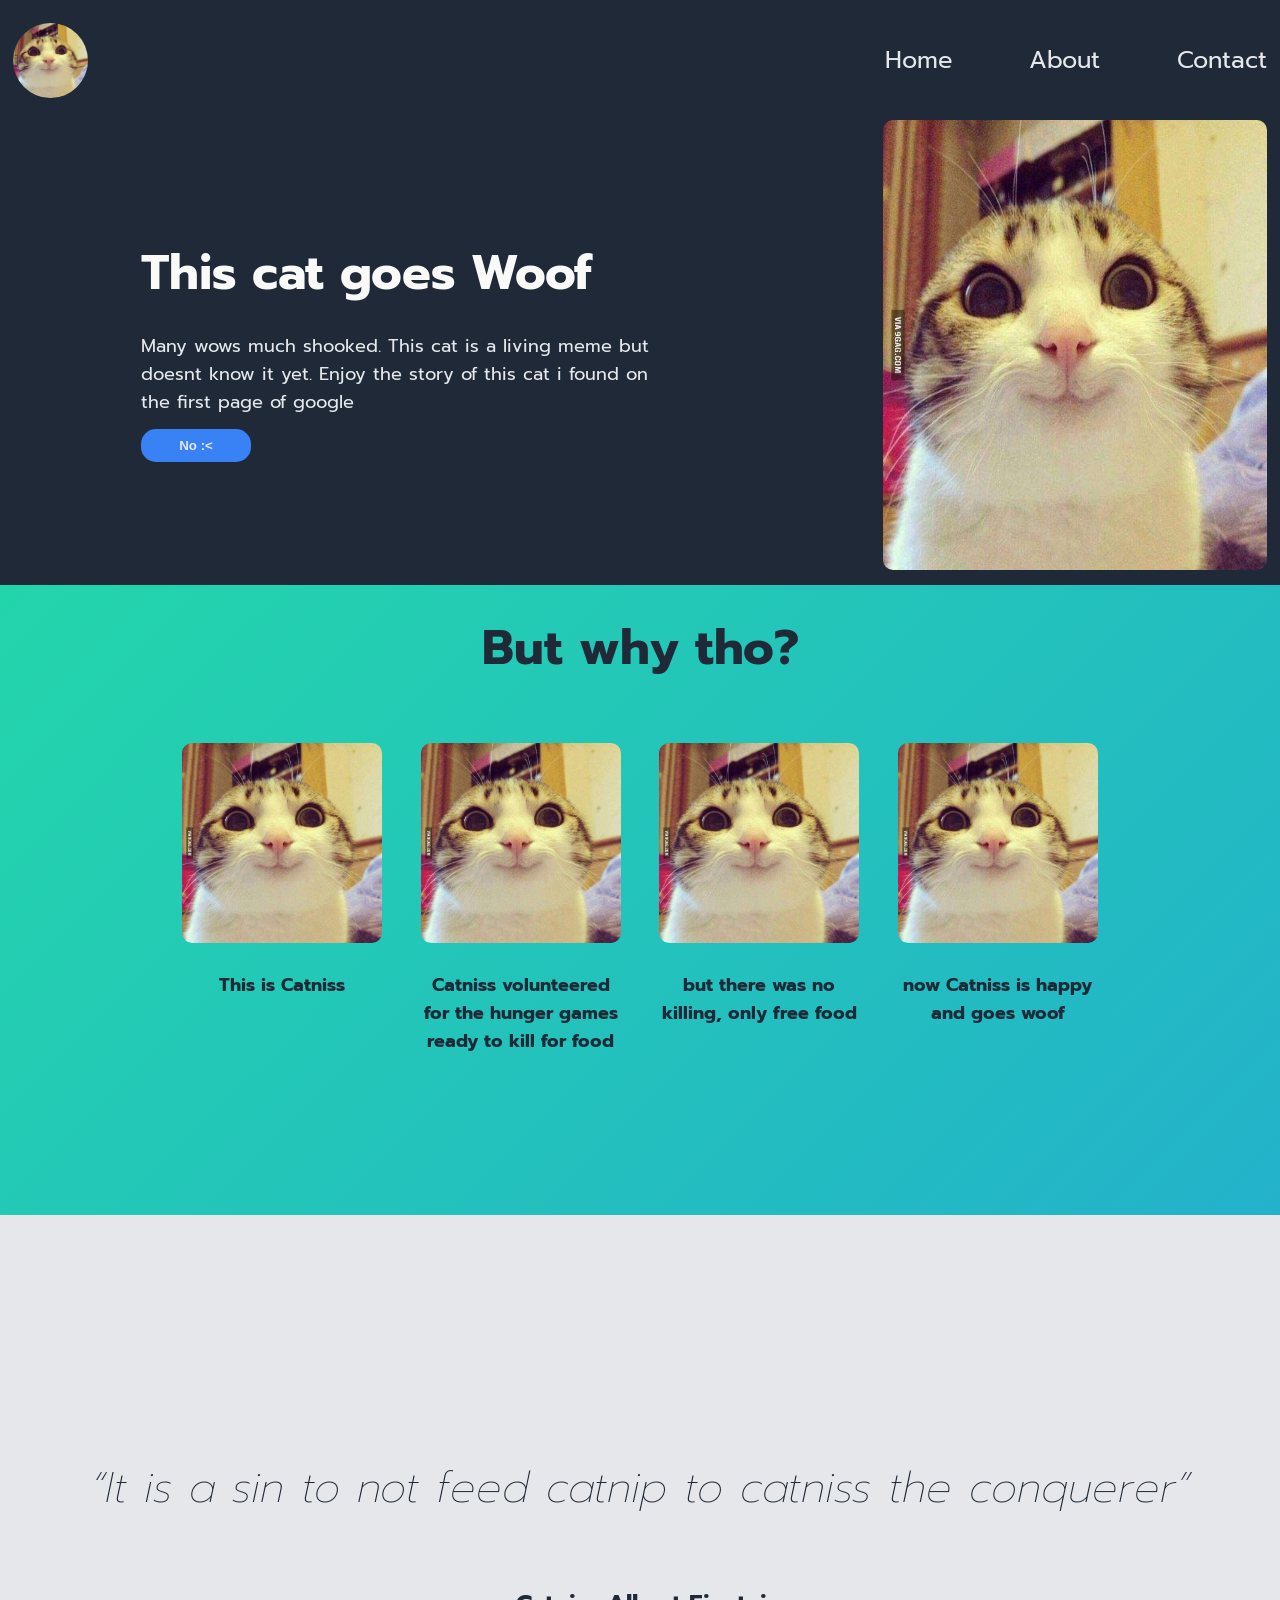
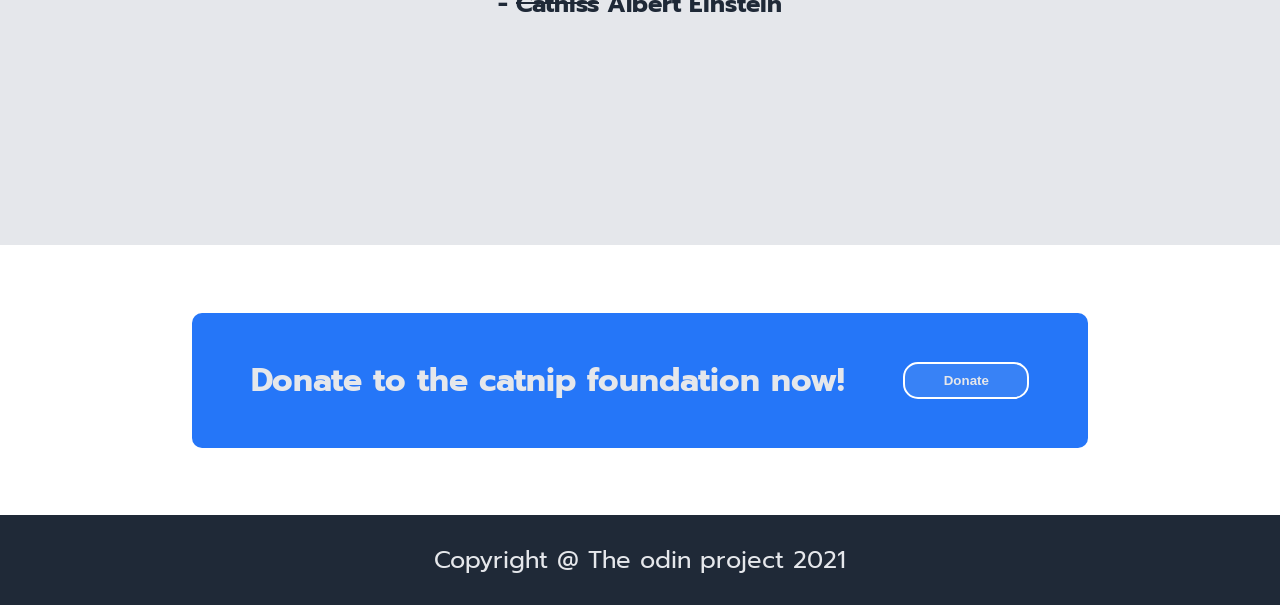
<file: index.html>
<!DOCTYPE html>
<html lang="en">
<head>
    <meta charset="UTF-8">
    <meta http-equiv="X-UA-Compatible" content="IE=edge">
    <meta name="viewport" content="width=device-width, initial-scale=1.0">
    <link href = "style.css" rel = "stylesheet">
    <title>1234</title>
</head>
<body>
    <div class = "top_con">
        <header>
            <img src = "/images/cat.jpg" alt = "logo" id = "logo">
            <div class = "top_nav">
                <ul>
                    <li><a href = "#">Home</a></li>
                    <li><a href = "#">About</a></li>
                    <li><a href = "#">Contact</a></li>
                </ul>
        </header>
        <!--big text in top part-->
<div class = "top_con2">
    <div class = "top_text">
        <div id = "bold_text1">This cat goes Woof</div>
        <div id = "small_text1">Many wows much shooked. This cat is a living meme but doesnt know it yet. Enjoy the story of this cat i found on the first page of google</div>
        <button id = "signup" onclick = "window.location.href = 'https://www.youtube.com/watch?v=pc0mxOXbWIU';">No :<</button>
    </div>
    <img src = "/images/cat.jpg" alt = "big_img" id = "big_img">
</div>
    </div>
<div class = "mid_con"> 
    <h1>But why tho?</h1>
    <div class = "rand_info_con">
        <div id = "info">
        <img src = "images/cat.jpg" alt="1">
        <p>This is Catniss</p>
    </div>
    <div id = "info">
        <img src = "images/cat.jpg" alt="2">
        <p>Catniss volunteered for the hunger games ready to kill for food</p>
    </div>
    <div id = "info">
        <img src = "images/cat.jpg" alt="3">
        <p>but there was no killing, only free food</p>
    </div>
    <div id = "info">
        <img src = "images/cat.jpg" alt="4">
        <p>now Catniss is happy and goes woof</p>
    </div>
    </div>
</div>
<div class = "quote_con">
<div class = "quote_flex">
    <div class = "quote">
        <p class = "q_txt">“It is a sin to not feed catnip to catniss the conquerer”</p>
        <p class = q_name>- <s>Catniss</s> Albert Einstein</p>
    </div>
</div>
</div>
<div class = "call_to_action">
    <div class = "cta_box">
        <div class = "cta_text">Donate to the catnip foundation now!</div>
        <button class = "cta_btn">Donate</button>
    </div>
    </div>
    <footer>
        <div id = "bot">Copyright @ The odin project 2021</div>
    </footer>
</body>
</html>
</file>
<file: style.css>
@import url('https://fonts.googleapis.com/css2?family=Prompt:ital,wght@1,200&display=swap');


body{
    padding: 0;
    margin: 0;
    box-sizing: border-box;
    font-family: 'Prompt', sans-serif;
    color: paleturquoise;
    font-size: 24px;
}
.top_con{
    background-color: #1F2937;
    height: 70vh;
    width: 100%;
}
#logo{
    height: 75px;
    width: 75px;
    border-radius: 50%;
    border: none;
}
header{
    display: flex;
    justify-content: space-between;
    align-items: center;
    padding: 2vh 1vw;
}
header .top_nav ul{
    display: flex;
    list-style: square;
    gap: 6vw;
}
header .top_nav li{
    list-style: none;
}

header .top_nav a{
    text-decoration: none;
    color: #E5E7EB;
}
.top_con2{
    display:flex;
    justify-content:space-between;
    padding: 0 1vw;
}
.top_text{
    display:flex;
    justify-content: center;
    align-items: flex-start;
    flex-direction: column;
    width: 40vw;
    margin-left: 10vw;
    
}
#big_img{
    display:flex;
    height: 50vh;
    width: 30vw;
    border-radius: 10px;
}

#bold_text1{
    display:flex;
    font-size: 48px;
    font-weight: bolder;
    color: #F9FAF8;
    white-space: nowrap;
    padding: 1vh 0;
}
#small_text1{
    display: flex;
    font-size: 18px;
    color: #E5E7EB;
    padding: 1.5vh 0;
}
#signup{
    display:flex;
    justify-content: center;
    align-items: center;
    background-color: #3882F6;
    color:#E5E7EB;
    padding: 1vh 3vw;
    border-radius: 15px;
    font-weight: bold;
    border: none;
}
#signup:hover{
    background-color: #2576f8;
    transition: 0.3s;
    transform: scale(1.1);
}
.mid_con{

    width: 100%;
    height: 70vh;
    background: linear-gradient(-45deg, #ee7752, #e73c7e, #23a6d5, #23d5ab);
    background-size: 400% 400%;
    animation: gradient 5s ease infinite;
}

@keyframes gradient {
    0% {
        background-position: 0% 50%;
    }
    50% {
        background-position: 100% 50%;
    }
    100% {
        background-position: 0% 50%;
    }
}
h1{
    font-size: 48px;
    font-weight: bolder;
    color:#1F2937;
    display:flex;
    justify-content: center;
    align-items: center;
    margin-top: -5vh;
    padding: 3vh 0;
}
.rand_info_con{
    display:flex;
    justify-content: center;
    flex-flow: row wrap;
    gap: 3vw;
}

.rand_info_con img{
    height: 200px;
    width: 200px;
    border: none;
    border-radius: 10px;
}
.rand_info_con p{
    color: #1F2937;
    text-align: center;
    max-width: 200px;
    font-size: 18px;
    font-weight: bold;
}
.info{
    display: flex;
    flex-direction: column;
    align-items: center;;
    border-radius: 10px;
    width: 200px;
}
.quote_con{
    width: 100%;
    height: 70vh;
    background-color: #E5E7EB;
}
.quote_flex{
    display:flex;
    justify-content: center;
    align-items: center;
    flex-direction: column;
    height: 100%;
}
.quote{
    display:flex;
    flex-direction: column;
    align-items: center;
    justify-content: center;
}
.q_txt{
    font-size: 42px;
    font-weight: lighter;
    color: #1F2937;
    font-style: italic;
}
.q_name{
    font-size: 24px;
    font-weight: 700;
    color: #1F2937;
}
.call_to_action{
width: 100%;
height: 30vh;
display:flex;
justify-content: center;
align-items: center;
}
.cta_box{
    height: 15vh;
    width: 70vw;
    background-color: #2576f8;
    border-radius: 10px;
    display:flex;
    justify-content: space-evenly;
    align-items: center;
}
.cta_text{
    color:#E5E7EB;
    font-size: 32px;
    font-weight: bolder;
}
.cta_btn{
    display:flex;
    justify-content: center;
    align-items: center;
    background-color: #3882F6;
    color:#E5E7EB;
    padding: 1vh 3vw;
    border-radius: 15px;
    font-weight: bold;
    border: solid white 2px;
}
.cta_btn:hover{
    background-color: #2576f8;
    transition: 0.3s;
    transform: scale(1.1);
}
footer{
    width: 100%;
    height: 10vh;
    background-color: #1F2937;
    display:flex;
    justify-content: center;
    align-items: center;
}
#bot{
    color:#E5E7EB;
}
</file>
